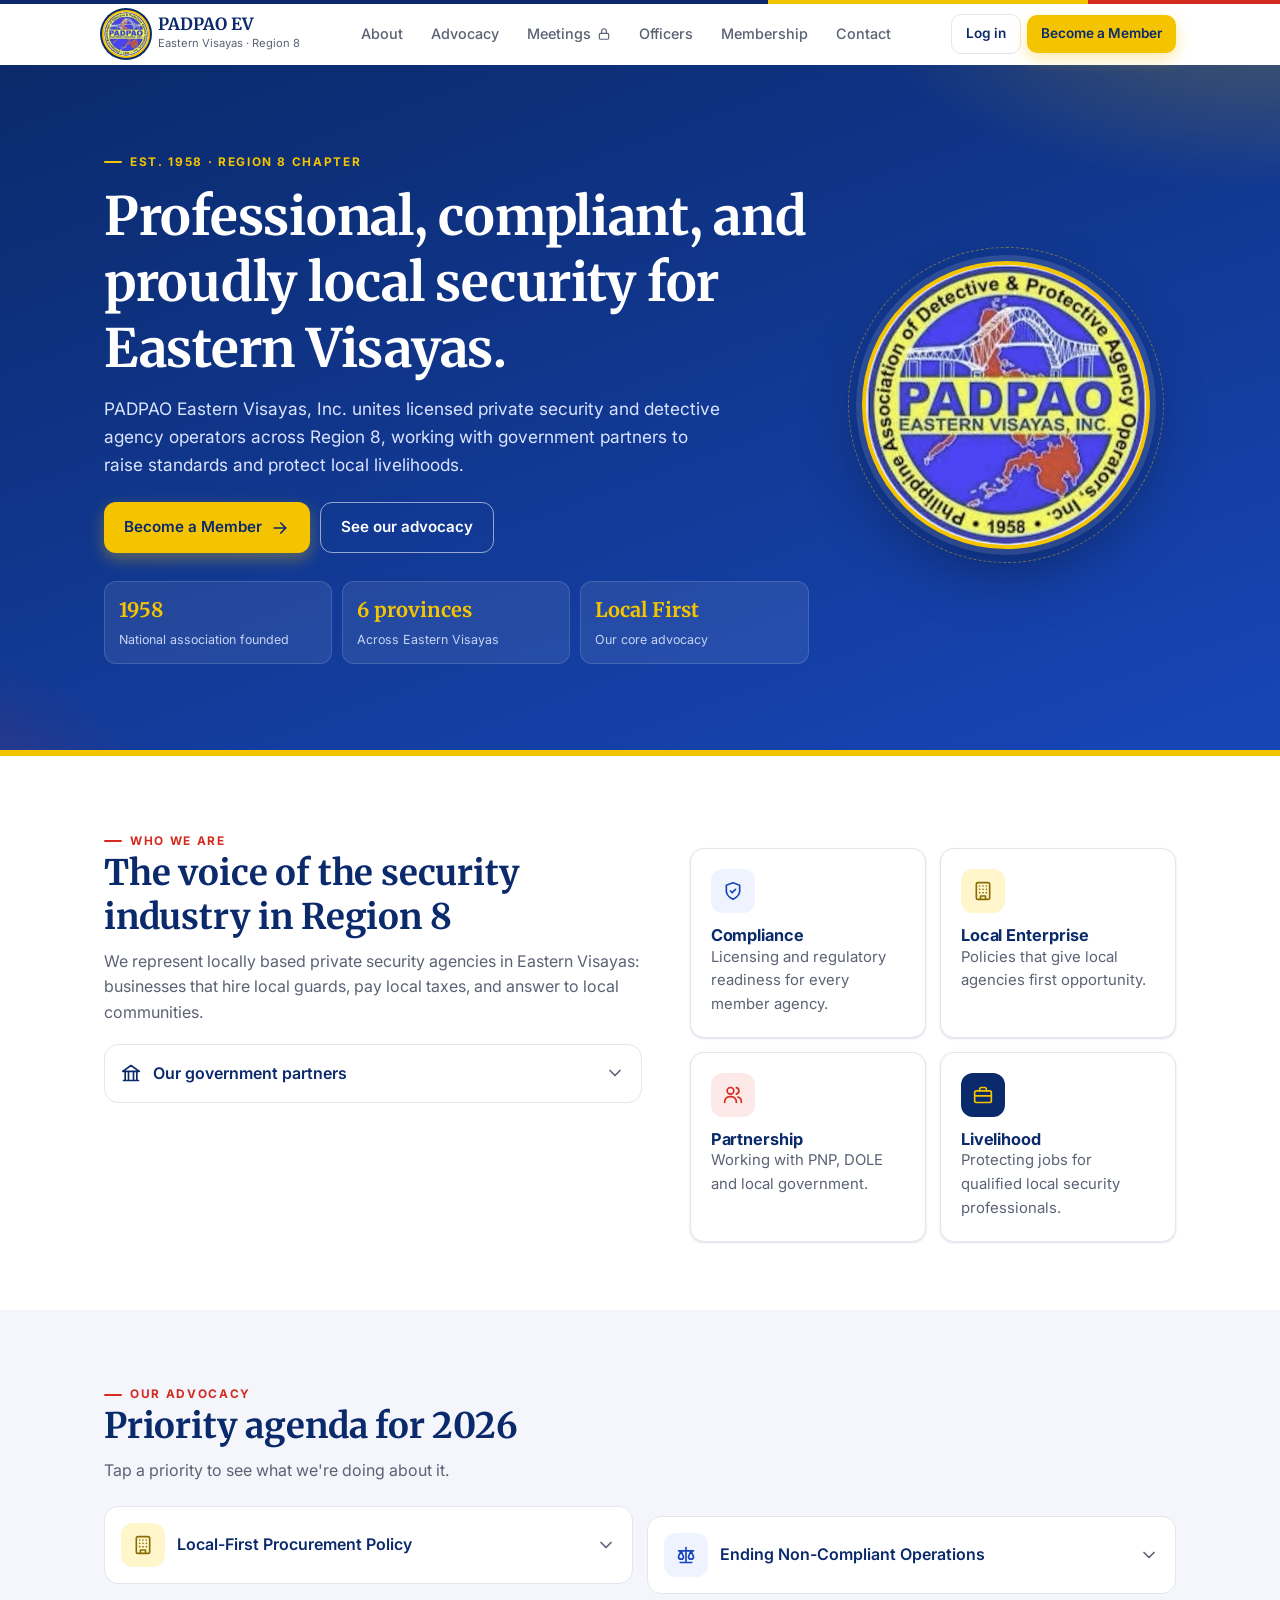
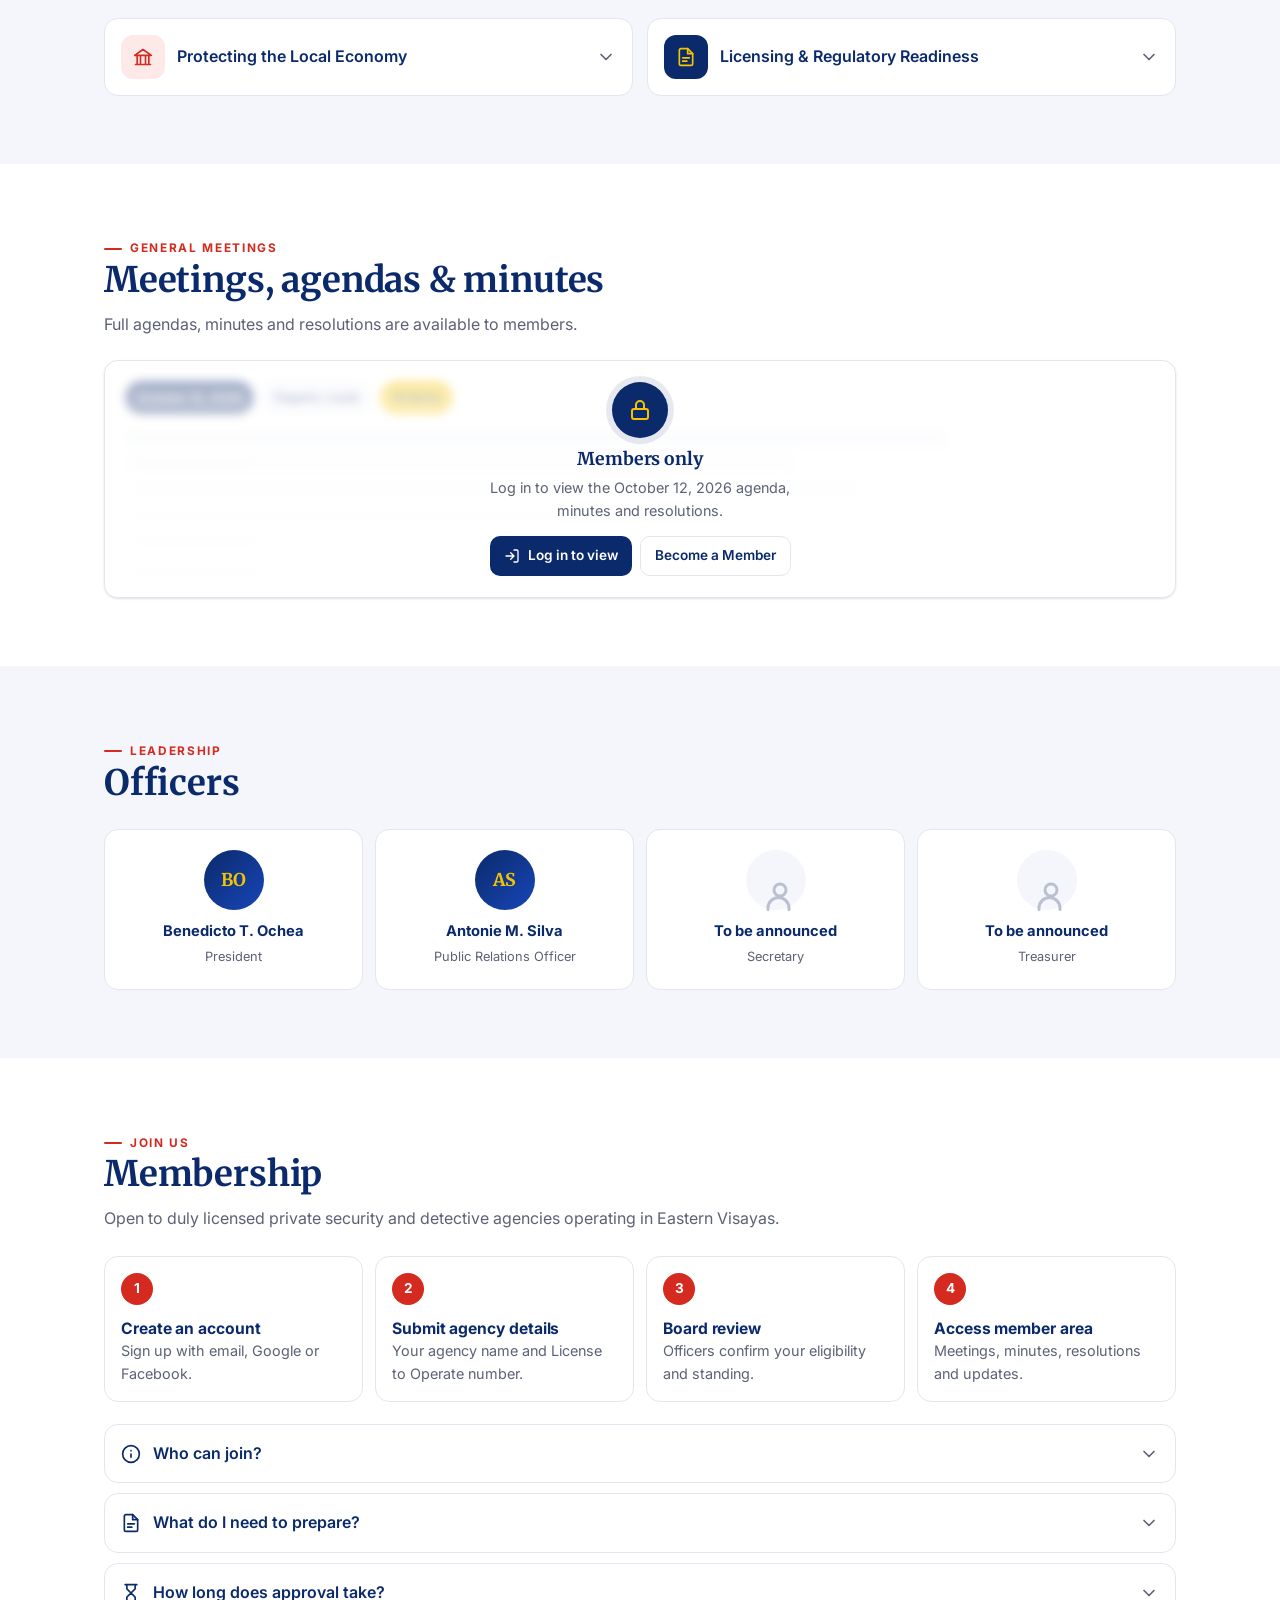
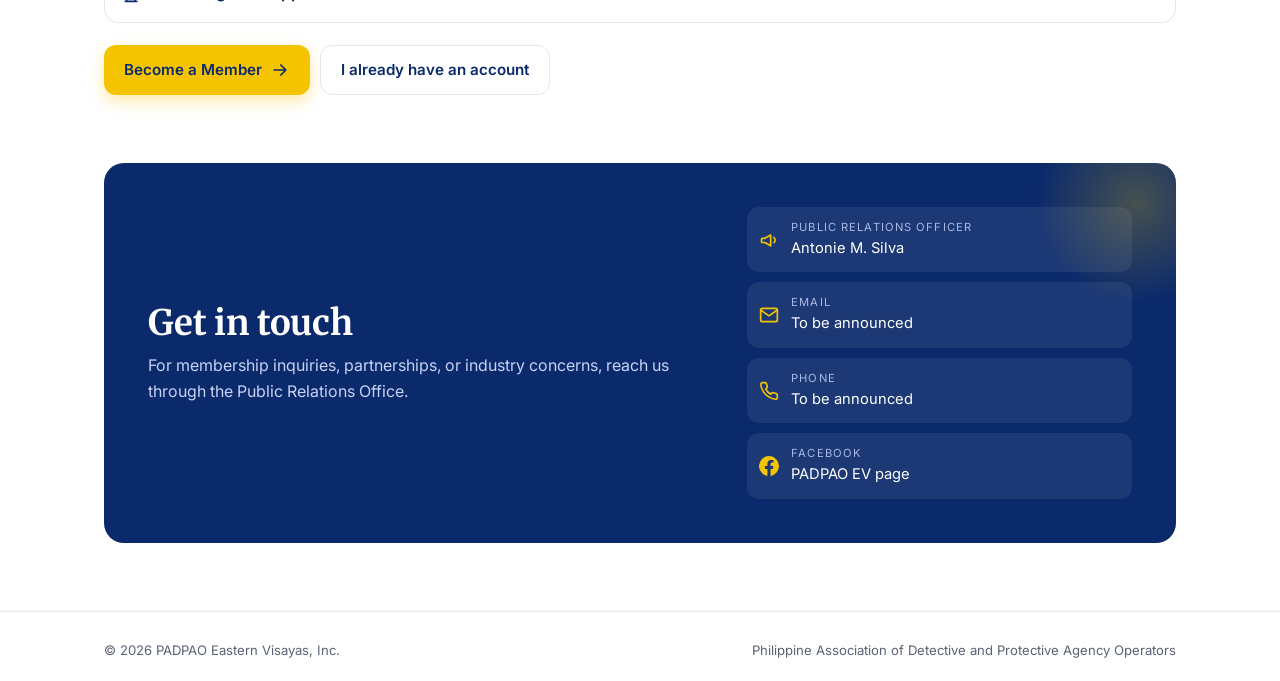
<file: index.html>
<!doctype html>
<html lang="en" class="no-js">
<head>
<meta charset="utf-8">
<meta name="viewport" content="width=device-width, initial-scale=1, viewport-fit=cover">
<title>PADPAO Eastern Visayas</title>
<meta name="description" content="Philippine Association of Detective and Protective Agency Operators – Eastern Visayas, Inc. (Region 8). Professional, compliant, proudly local security.">
<meta name="theme-color" content="#0b2a6b">
<link rel="manifest" href="manifest.webmanifest">
<link rel="icon" type="image/png" sizes="48x48" href="assets/icons/favicon-48.png">
<link rel="icon" type="image/png" sizes="32x32" href="assets/icons/favicon-32.png">
<link rel="apple-touch-icon" href="assets/icons/apple-touch-icon.png">
<meta name="apple-mobile-web-app-capable" content="yes">
<meta name="apple-mobile-web-app-title" content="PADPAO EV">
<meta property="og:title" content="PADPAO Eastern Visayas">
<meta property="og:description" content="Professional, compliant, and proudly local security for Region 8.">
<meta property="og:image" content="assets/icons/icon-512.png">
<link rel="preconnect" href="https://fonts.googleapis.com">
<link rel="preconnect" href="https://fonts.gstatic.com" crossorigin>
<link href="https://fonts.googleapis.com/css2?family=Merriweather:wght@700;900&family=Inter:wght@400;500;600;700&display=swap" rel="stylesheet">
<link rel="stylesheet" href="assets/css/app.css">
</head>
<body data-page="home">
<a class="skip" href="#main">Skip to content</a>
<div class="strip"></div>

<header class="site-header">
  <div class="nav">
    <a href="index.html" class="brand" aria-label="PADPAO Eastern Visayas home">
      <span class="seal"><img src="assets/icons/logo-circle-256.png" alt="" width="44" height="44"></span>
      <span><b>PADPAO EV</b><small>Eastern Visayas · Region 8</small></span>
    </a>
    <nav class="nav-links" aria-label="Main">
      <a href="#about">About</a>
      <a href="#advocacy">Advocacy</a>
      <a href="#meetings">Meetings <svg class="i i-lock" aria-hidden="true"><use href="#i-lock"/></svg></a>
      <a href="#officers">Officers</a>
      <a href="#membership">Membership</a>
      <a href="#contact">Contact</a>
    </nav>
    <div class="nav-actions">
      <a class="btn btn-outline btn-sm nav-cta guest-only" href="auth.html?view=login">Log in</a>
      <a class="btn btn-gold btn-sm nav-cta guest-only" href="auth.html?view=signup">Become a Member</a>
      <a class="user-chip" href="members.html" data-tip="Open your member dashboard"><span class="av" data-user-initials></span><span data-user-name></span></a>
      <button class="icon-btn menu-btn" data-drawer-open aria-label="Open menu" aria-expanded="false" aria-controls="drawer"><svg class="i i-lg" aria-hidden="true"><use href="#i-menu"/></svg></button>
    </div>
  </div>
</header>

<div class="scrim" aria-hidden="true"></div>
<aside class="drawer" id="drawer" aria-label="Menu" aria-hidden="true">
  <div class="drawer-head">
    <a href="index.html" class="brand"><span class="seal"><img src="assets/icons/logo-circle-256.png" alt="" width="36" height="36"></span><span><b>PADPAO EV</b><small>Region 8</small></span></a>
    <button class="icon-btn" data-drawer-close aria-label="Close menu"><svg class="i" aria-hidden="true"><use href="#i-x"/></svg></button>
  </div>
  <nav aria-label="Menu">
    <a href="#top"><svg class="i"><use href="#i-home"/></svg>Home</a>
    <a href="#about"><svg class="i"><use href="#i-shield"/></svg>About us</a>
    <a href="#advocacy"><svg class="i"><use href="#i-flag"/></svg>Advocacy</a>
    <a href="members.html#meetings"><svg class="i"><use href="#i-calendar"/></svg>Meetings &amp; minutes<span class="lock-tag"><svg class="i i-sm"><use href="#i-lock"/></svg>Members</span></a>
    <a href="#officers"><svg class="i"><use href="#i-users"/></svg>Officers</a>
    <a href="#membership"><svg class="i"><use href="#i-briefcase"/></svg>Membership</a>
    <a href="#contact"><svg class="i"><use href="#i-mail"/></svg>Contact</a>
  </nav>
  <div class="drawer-foot">
    <a class="btn btn-gold btn-block guest-only" href="auth.html?view=signup">Become a Member</a>
    <a class="btn btn-outline btn-block guest-only" href="auth.html?view=login"><svg class="i"><use href="#i-login"/></svg>Log in</a>
    <a class="btn btn-navy btn-block authed-only" href="members.html"><svg class="i"><use href="#i-user"/></svg>Member dashboard</a>
    <button class="btn btn-outline btn-block authed-only" data-logout><svg class="i"><use href="#i-logout"/></svg>Log out</button>
    <button class="btn btn-outline btn-block" data-install><svg class="i"><use href="#i-phoneapp"/></svg>Install app</button>
  </div>
</aside>

<main id="main">
<section class="hero" id="top">
  <div class="wrap hero-grid">
    <div>
      <span class="eyebrow reveal">Est. 1958 · Region 8 Chapter</span>
      <h1 class="reveal" data-delay="1">Professional, compliant, and proudly local security for Eastern Visayas.</h1>
      <p class="reveal" data-delay="2">PADPAO Eastern Visayas, Inc. unites licensed private security and detective agency operators across Region 8, working with government partners to raise standards and protect local livelihoods.</p>
      <div class="cta reveal" data-delay="3">
        <a class="btn btn-gold guest-only" href="auth.html?view=signup">Become a Member <svg class="i"><use href="#i-arrow"/></svg></a>
        <a class="btn btn-gold authed-only" href="members.html">Go to member dashboard <svg class="i"><use href="#i-arrow"/></svg></a>
        <a class="btn btn-ghost" href="#advocacy">See our advocacy</a>
      </div>
      <div class="stats reveal" data-delay="3">
        <div class="stat"><b>1958</b><span>National association founded</span></div>
        <div class="stat" data-tip="Leyte, Southern Leyte, Biliran, Samar, Eastern Samar and Northern Samar" tabindex="0"><b>6 provinces</b><span>Across Eastern Visayas</span></div>
        <div class="stat"><b>Local First</b><span>Our core advocacy</span></div>
      </div>
    </div>
    <div class="hero-seal reveal" data-delay="2" aria-hidden="true">
      <div class="seal"><img src="assets/icons/logo-circle-512.png" alt="" width="280" height="280"></div>
    </div>
  </div>
</section>

<section id="about">
  <div class="wrap split">
    <div class="reveal">
      <span class="eyebrow">Who we are</span>
      <h2>The voice of the security industry in Region 8</h2>
      <p class="lead">We represent locally based private security agencies in Eastern Visayas: businesses that hire local guards, pay local taxes, and answer to local communities.</p>
      <details class="collapse" style="margin-top:18px">
        <summary><svg class="i"><use href="#i-landmark"/></svg>Our government partners<svg class="i chev"><use href="#i-chev"/></svg></summary>
        <div class="collapse-body">
          <ul>
            <li><b>PNP SOSIA</b> <span class="info-dot" data-tip="Supervisory Office for Security and Investigation Agencies — the national PNP office that licenses and supervises private security." tabindex="0" role="button" aria-label="About SOSIA"><svg class="i i-sm"><use href="#i-info"/></svg></span> — licensing and supervision</li>
            <li><b>PNP RCSU 8</b> <span class="info-dot" data-tip="Regional Civil Security Unit 8 — the PNP's regional arm for security agency regulation in Eastern Visayas." tabindex="0" role="button" aria-label="About RCSU 8"><svg class="i i-sm"><use href="#i-info"/></svg></span> — regional regulation</li>
            <li><b>DOLE Region 8</b> — labor standards for security personnel</li>
            <li><b>Local government</b> — Board Members and District Representatives</li>
          </ul>
        </div>
      </details>
    </div>
    <div class="grid two">
      <div class="card hover reveal" data-delay="1"><div class="card-icon"><svg class="i"><use href="#i-shield"/></svg></div><h3>Compliance</h3><p>Licensing and regulatory readiness for every member agency.</p></div>
      <div class="card hover reveal" data-delay="2"><div class="card-icon gold"><svg class="i"><use href="#i-building"/></svg></div><h3>Local Enterprise</h3><p>Policies that give local agencies first opportunity.</p></div>
      <div class="card hover reveal" data-delay="1"><div class="card-icon red"><svg class="i"><use href="#i-users"/></svg></div><h3>Partnership</h3><p>Working with PNP, DOLE and local government.</p></div>
      <div class="card hover reveal" data-delay="2"><div class="card-icon navy"><svg class="i"><use href="#i-briefcase"/></svg></div><h3>Livelihood</h3><p>Protecting jobs for qualified local security professionals.</p></div>
    </div>
  </div>
</section>

<section class="soft" id="advocacy">
  <div class="wrap">
    <div class="reveal">
      <span class="eyebrow">Our advocacy</span>
      <h2>Priority agenda for 2026</h2>
      <p class="lead">Tap a priority to see what we're doing about it.</p>
    </div>
    <div class="grid two" style="margin-top:22px;align-items:start">
      <details class="collapse reveal" data-group="adv">
        <summary><span class="card-icon gold" style="margin:0"><svg class="i"><use href="#i-building"/></svg></span>Local-First Procurement Policy<svg class="i chev"><use href="#i-chev"/></svg></summary>
        <div class="collapse-body"><p>Through consultative meetings with Board Members and District Representatives, we are pushing for a policy that prioritizes local businesses, especially security agencies based in the region.</p></div>
      </details>
      <details class="collapse reveal" data-group="adv" data-delay="1">
        <summary><span class="card-icon" style="margin:0"><svg class="i"><use href="#i-scale"/></svg></span>Ending Non-Compliant Operations<svg class="i chev"><use href="#i-chev"/></svg></summary>
        <div class="collapse-body"><p>A joint effort with PNP RCSU 8 and DOLE Region 8 to address non-compliant players in the security industry, starting with formal letters of coordination to both offices.</p></div>
      </details>
      <details class="collapse reveal" data-group="adv">
        <summary><span class="card-icon red" style="margin:0"><svg class="i"><use href="#i-landmark"/></svg></span>Protecting the Local Economy<svg class="i chev"><use href="#i-chev"/></svg></summary>
        <div class="collapse-body"><ul><li>Ensuring taxes are remitted to local revenue districts</li><li>Preserving livelihood for locally qualified security personnel</li></ul></div>
      </details>
      <details class="collapse reveal" data-group="adv" data-delay="1">
        <summary><span class="card-icon navy" style="margin:0"><svg class="i"><use href="#i-file"/></svg></span>Licensing &amp; Regulatory Readiness<svg class="i chev"><use href="#i-chev"/></svg></summary>
        <div class="collapse-body"><p>Helping members stay current with licensing requirements under the Private Security Services Industry Act <span class="info-dot" data-tip="Republic Act No. 11917 (2022), which repealed RA 5487 and now governs private security agencies." tabindex="0" role="button" aria-label="About RA 11917"><svg class="i i-sm"><use href="#i-info"/></svg></span> and PNP SOSIA rules.</p></div>
      </details>
    </div>
  </div>
</section>

<section id="meetings">
  <div class="wrap">
    <div class="reveal">
      <span class="eyebrow">General meetings</span>
      <h2>Meetings, agendas &amp; minutes</h2>
      <p class="lead">Full agendas, minutes and resolutions are available to members.</p>
    </div>
    <div class="card locked reveal" style="margin-top:22px;padding:0">
      <div class="blurred" aria-hidden="true" style="padding:20px">
        <div class="chips"><span class="chip">October 12, 2026</span><span class="chip light">Dagami, Leyte</span><span class="chip y">14 items</span></div>
        <div style="display:grid;gap:10px;margin-top:16px">
          <div class="skel" style="height:16px;width:80%"></div><div class="skel" style="height:16px;width:65%"></div>
          <div class="skel" style="height:16px;width:72%"></div><div class="skel" style="height:16px;width:55%"></div>
          <div class="skel" style="height:16px;width:68%"></div><div class="skel" style="height:16px;width:40%"></div>
        </div>
      </div>
      <div class="lock-overlay">
        <div>
          <div class="lock-badge"><svg class="i i-lg"><use href="#i-lock"/></svg></div>
          <h3 class="guest-only">Members only</h3>
          <h3 class="authed-only">You're logged in</h3>
          <p class="guest-only">Log in to view the October 12, 2026 agenda, minutes and resolutions.</p>
          <p class="authed-only">Open your dashboard to view meeting records.</p>
          <div class="chips" style="justify-content:center">
            <a class="btn btn-navy btn-sm guest-only" href="auth.html?view=login&amp;next=members.html%23meetings"><svg class="i i-sm"><use href="#i-login"/></svg>Log in to view</a>
            <a class="btn btn-outline btn-sm guest-only" href="auth.html?view=signup">Become a Member</a>
            <a class="btn btn-navy btn-sm authed-only" href="members.html#meetings">View meetings <svg class="i i-sm"><use href="#i-arrow"/></svg></a>
          </div>
        </div>
      </div>
    </div>
  </div>
</section>

<section class="soft" id="officers">
  <div class="wrap">
    <div class="reveal"><span class="eyebrow">Leadership</span><h2>Officers</h2></div>
    <div class="people">
      <div class="person reveal"><div class="avatar">BO</div><b>Benedicto T. Ochea</b><span>President</span></div>
      <div class="person reveal" data-delay="1"><div class="avatar">AS</div><b>Antonie M. Silva</b><span>Public Relations Officer</span></div>
      <div class="person reveal" data-delay="2"><div class="avatar empty"><svg class="i"><use href="#i-user"/></svg></div><b>To be announced</b><span>Secretary</span></div>
      <div class="person reveal" data-delay="3"><div class="avatar empty"><svg class="i"><use href="#i-user"/></svg></div><b>To be announced</b><span>Treasurer</span></div>
    </div>
  </div>
</section>

<section id="membership">
  <div class="wrap">
    <div class="reveal">
      <span class="eyebrow">Join us</span>
      <h2>Membership</h2>
      <p class="lead">Open to duly licensed private security and detective agencies operating in Eastern Visayas.</p>
    </div>
    <div class="steps">
      <div class="step reveal"><div><h3>Create an account</h3><p>Sign up with email, Google or Facebook.</p></div></div>
      <div class="step reveal" data-delay="1"><div><h3>Submit agency details</h3><p>Your agency name and License to Operate number.</p></div></div>
      <div class="step reveal" data-delay="2"><div><h3>Board review</h3><p>Officers confirm your eligibility and standing.</p></div></div>
      <div class="step reveal" data-delay="3"><div><h3>Access member area</h3><p>Meetings, minutes, resolutions and updates.</p></div></div>
    </div>
    <div style="margin-top:22px" class="reveal">
      <details class="collapse" data-group="faq">
        <summary><svg class="i"><use href="#i-info"/></svg>Who can join?<svg class="i chev"><use href="#i-chev"/></svg></summary>
        <div class="collapse-body"><p>Owners and authorized officers of private security or detective agencies with a valid License to Operate and operations in Region 8.</p></div>
      </details>
      <details class="collapse" data-group="faq">
        <summary><svg class="i"><use href="#i-file"/></svg>What do I need to prepare?<svg class="i chev"><use href="#i-chev"/></svg></summary>
        <div class="collapse-body"><ul><li>Agency's current License to Operate (LTO)</li><li>Business registration documents</li><li>Contact person and position in the agency</li></ul></div>
      </details>
      <details class="collapse" data-group="faq">
        <summary><svg class="i"><use href="#i-hourglass"/></svg>How long does approval take?<svg class="i chev"><use href="#i-chev"/></svg></summary>
        <div class="collapse-body"><p>Applications are reviewed by the officers, usually at or before the next general meeting. You can log in anytime to check your status.</p></div>
      </details>
    </div>
    <div class="cta guest-only reveal" style="margin-top:22px;display:flex;flex-wrap:wrap;gap:10px">
      <a class="btn btn-gold" href="auth.html?view=signup">Become a Member <svg class="i"><use href="#i-arrow"/></svg></a>
      <a class="btn btn-outline" href="auth.html?view=login">I already have an account</a>
    </div>
    <div class="install" role="region" aria-label="Install app">
      <span class="seal"><img src="assets/icons/logo-circle-256.png" alt="" width="40" height="40"></span>
      <p><b>Install PADPAO EV</b>Add the app to your home screen for quick access.</p>
      <button class="btn btn-navy btn-sm" data-install>Install</button>
      <button class="icon-btn" data-install-dismiss aria-label="Dismiss"><svg class="i i-sm"><use href="#i-x"/></svg></button>
    </div>
  </div>
</section>

<section id="contact" style="padding-top:0">
  <div class="wrap">
    <div class="contact reveal">
      <div>
        <h2>Get in touch</h2>
        <p style="margin-top:8px">For membership inquiries, partnerships, or industry concerns, reach us through the Public Relations Office.</p>
      </div>
      <div class="contact-list">
        <div><svg class="i"><use href="#i-megaphone"/></svg><span><small>Public Relations Officer</small>Antonie M. Silva</span></div>
        <a data-org="email" href="#contact"><svg class="i"><use href="#i-mail"/></svg><span><small>Email</small><span data-org-value>To be announced</span></span></a>
        <a data-org="phone" href="#contact"><svg class="i"><use href="#i-phone"/></svg><span><small>Phone</small><span data-org-value>To be announced</span></span></a>
        <a data-org="facebook" href="#contact" target="_blank" rel="noopener"><svg class="i"><use href="#i-facebook"/></svg><span><small>Facebook</small>PADPAO EV page</span></a>
      </div>
    </div>
  </div>
</section>
</main>

<footer class="site-footer">
  <div class="wrap">
    <span>© <span data-year>2026</span> PADPAO Eastern Visayas, Inc.</span>
    <span>Philippine Association of Detective and Protective Agency Operators</span>
  </div>
</footer>

<nav class="bottom-nav" aria-label="Quick navigation">
  <a href="#top" data-section="top" class="active"><svg class="i"><use href="#i-home"/></svg>Home</a>
  <a href="#advocacy" data-section="advocacy"><svg class="i"><use href="#i-flag"/></svg>Advocacy</a>
  <a href="members.html#meetings"><svg class="i"><use href="#i-calendar"/></svg><span class="badge-lock"><svg class="i"><use href="#i-lock"/></svg></span>Meetings</a>
  <a href="members.html" class="authed-only"><svg class="i"><use href="#i-user"/></svg>Account</a>
  <a href="auth.html?view=login" class="guest-only"><svg class="i"><use href="#i-login"/></svg>Log in</a>
</nav>

<script src="assets/js/config.js"></script>
<script src="assets/js/auth.js"></script>
<script src="assets/js/ui.js"></script>
</body>
</html>
</file>
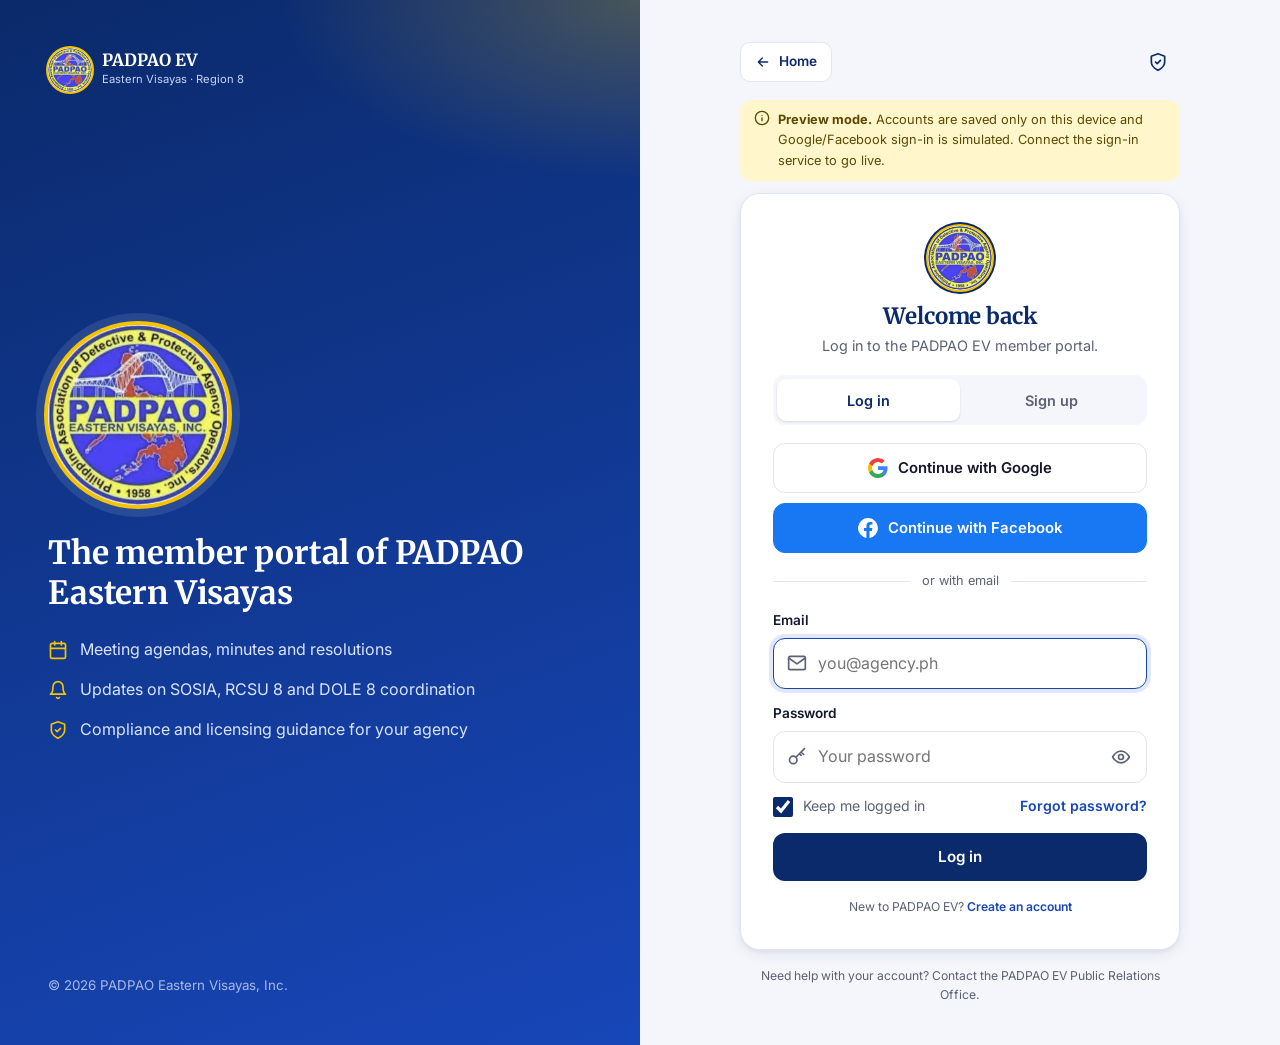
<file: auth.html>
<!doctype html>
<html lang="en" class="no-js">
<head>
<meta charset="utf-8">
<meta name="viewport" content="width=device-width, initial-scale=1, viewport-fit=cover">
<title>Log in or join · PADPAO Eastern Visayas</title>
<meta name="description" content="Member sign-in and registration for PADPAO Eastern Visayas.">
<meta name="theme-color" content="#0b2a6b">
<meta name="robots" content="noindex">
<link rel="manifest" href="manifest.webmanifest">
<link rel="icon" type="image/png" sizes="48x48" href="assets/icons/favicon-48.png">
<link rel="apple-touch-icon" href="assets/icons/apple-touch-icon.png">
<link rel="preconnect" href="https://fonts.googleapis.com">
<link rel="preconnect" href="https://fonts.gstatic.com" crossorigin>
<link href="https://fonts.googleapis.com/css2?family=Merriweather:wght@700;900&family=Inter:wght@400;500;600;700&display=swap" rel="stylesheet">
<link rel="stylesheet" href="assets/css/app.css">
</head>
<body class="auth-page" data-page="auth">

<aside class="auth-side" aria-hidden="true">
  <a href="index.html" class="brand" style="color:#fff"><span class="seal" style="width:44px;box-shadow:0 0 0 2px var(--gold)"><img src="assets/icons/logo-circle-256.png" alt=""></span><span><b style="color:#fff">PADPAO EV</b><small style="color:#c7d3f5">Eastern Visayas · Region 8</small></span></a>
  <div>
    <span class="seal"><img src="assets/icons/logo-circle-512.png" alt=""></span>
    <h2>The member portal of PADPAO Eastern Visayas</h2>
    <ul>
      <li><svg class="i"><use href="#i-calendar"/></svg><span>Meeting agendas, minutes and resolutions</span></li>
      <li><svg class="i"><use href="#i-bell"/></svg><span>Updates on SOSIA, RCSU 8 and DOLE 8 coordination</span></li>
      <li><svg class="i"><use href="#i-shield"/></svg><span>Compliance and licensing guidance for your agency</span></li>
    </ul>
  </div>
  <small style="color:#a9b8e6">© <span data-year>2026</span> PADPAO Eastern Visayas, Inc.</small>
</aside>

<main class="auth-main" id="main">
  <div class="auth-top">
    <a href="index.html" class="btn btn-outline btn-sm"><svg class="i i-sm"><use href="#i-back"/></svg>Home</a>
    <button class="icon-btn" data-tip="Your password is never stored in plain text. Sign-in is handled over an encrypted connection." aria-label="About account security"><svg class="i"><use href="#i-shield"/></svg></button>
  </div>
  <div class="demo-banner" role="note"><svg class="i i-sm"><use href="#i-info"/></svg><span><b>Preview mode.</b> Accounts are saved only on this device and Google/Facebook sign-in is simulated. Connect the sign-in service to go live.</span></div>

  <div class="auth-card">
    <span class="seal"><img src="assets/icons/logo-circle-256.png" alt="PADPAO Eastern Visayas seal"></span>

    <!-- LOGIN / SIGNUP tabs -->
    <div id="tabbed">
      <h1 id="auth-title">Welcome back</h1>
      <p class="sub" id="auth-sub">Log in to the PADPAO EV member portal.</p>
      <div class="tabs" role="tablist" data-active="login">
        <span class="pill" aria-hidden="true"></span>
        <button role="tab" id="tab-login" aria-controls="view-login" aria-selected="true" data-view="login">Log in</button>
        <button role="tab" id="tab-signup" aria-controls="view-signup" aria-selected="false" data-view="signup" tabindex="-1">Sign up</button>
      </div>
      <div class="alert" id="alert" role="alert"></div>

      <!-- LOGIN -->
      <div class="view active" id="view-login" role="tabpanel" aria-labelledby="tab-login">
        <div class="socials">
          <button class="btn-social" data-provider="google" type="button">
            <svg width="20" height="20" viewBox="0 0 24 24" aria-hidden="true"><path fill="#4285F4" d="M23.5 12.3c0-.8-.1-1.6-.2-2.3H12v4.4h6.5a5.6 5.6 0 0 1-2.4 3.6v3h3.9c2.3-2.1 3.5-5.2 3.5-8.7z"/><path fill="#34A853" d="M12 24c3.2 0 6-1.1 8-2.9l-3.9-3c-1.1.7-2.5 1.2-4.1 1.2-3.1 0-5.8-2.1-6.7-5H1.3v3.1A12 12 0 0 0 12 24z"/><path fill="#FBBC05" d="M5.3 14.3a7.2 7.2 0 0 1 0-4.6V6.6H1.3a12 12 0 0 0 0 10.8z"/><path fill="#EA4335" d="M12 4.8c1.8 0 3.3.6 4.6 1.8l3.4-3.4A12 12 0 0 0 1.3 6.6l4 3.1c.9-2.8 3.6-4.9 6.7-4.9z"/></svg>
            Continue with Google</button>
          <button class="btn-social fb" data-provider="facebook" type="button"><svg class="i"><use href="#i-facebook"/></svg>Continue with Facebook</button>
        </div>
        <div class="divider">or with email</div>
        <form id="login-form" novalidate>
          <div class="field">
            <label for="li-email">Email</label>
            <div class="input-wrap"><svg class="i"><use href="#i-mail"/></svg><input class="input" id="li-email" name="email" type="email" autocomplete="email" inputmode="email" required placeholder="you@agency.ph"></div>
            <span class="error-msg"><svg class="i i-sm"><use href="#i-alert"/></svg>Enter a valid email address.</span>
          </div>
          <div class="field">
            <label for="li-pw">Password</label>
            <div class="input-wrap"><svg class="i"><use href="#i-key"/></svg><input class="input has-toggle" id="li-pw" name="password" type="password" autocomplete="current-password" required placeholder="Your password">
              <button type="button" class="toggle-pw" aria-label="Show password" aria-pressed="false"><svg class="i"><use href="#i-eye"/></svg></button></div>
            <span class="error-msg"><svg class="i i-sm"><use href="#i-alert"/></svg>Enter your password.</span>
          </div>
          <div class="between">
            <label class="check"><input type="checkbox" name="remember" checked>Keep me logged in</label>
            <a href="#forgot" class="link" data-goto="forgot">Forgot password?</a>
          </div>
          <button class="btn btn-navy btn-block" type="submit"><span class="spinner"></span><span>Log in</span></button>
        </form>
        <p class="fineprint">New to PADPAO EV? <a href="?view=signup" class="link" data-view-link="signup">Create an account</a></p>
      </div>

      <!-- SIGNUP (3 steps: account → agency → confirm) -->
      <div class="view" id="view-signup" role="tabpanel" aria-labelledby="tab-signup">
        <div class="socials">
          <button class="btn-social" data-provider="google" type="button">
            <svg width="20" height="20" viewBox="0 0 24 24" aria-hidden="true"><path fill="#4285F4" d="M23.5 12.3c0-.8-.1-1.6-.2-2.3H12v4.4h6.5a5.6 5.6 0 0 1-2.4 3.6v3h3.9c2.3-2.1 3.5-5.2 3.5-8.7z"/><path fill="#34A853" d="M12 24c3.2 0 6-1.1 8-2.9l-3.9-3c-1.1.7-2.5 1.2-4.1 1.2-3.1 0-5.8-2.1-6.7-5H1.3v3.1A12 12 0 0 0 12 24z"/><path fill="#FBBC05" d="M5.3 14.3a7.2 7.2 0 0 1 0-4.6V6.6H1.3a12 12 0 0 0 0 10.8z"/><path fill="#EA4335" d="M12 4.8c1.8 0 3.3.6 4.6 1.8l3.4-3.4A12 12 0 0 0 1.3 6.6l4 3.1c.9-2.8 3.6-4.9 6.7-4.9z"/></svg>
            Sign up with Google</button>
          <button class="btn-social fb" data-provider="facebook" type="button"><svg class="i"><use href="#i-facebook"/></svg>Sign up with Facebook</button>
        </div>
        <div class="divider">or with email</div>
        <div class="stepper" aria-hidden="true"><span class="on"></span><span></span><span></span></div>
        <p class="step-label" id="step-label">Step 1 of 3 · Your account</p>
        <form id="signup-form" novalidate>
          <div class="form-step active" data-step="1">
            <div class="field">
              <label for="su-name">Full name</label>
              <div class="input-wrap"><svg class="i"><use href="#i-user"/></svg><input class="input" id="su-name" name="full_name" autocomplete="name" required placeholder="Juan Dela Cruz"></div>
              <span class="error-msg"><svg class="i i-sm"><use href="#i-alert"/></svg>Enter your full name.</span>
            </div>
            <div class="field">
              <label for="su-email">Email</label>
              <div class="input-wrap"><svg class="i"><use href="#i-mail"/></svg><input class="input" id="su-email" name="email" type="email" autocomplete="email" inputmode="email" required placeholder="you@agency.ph"></div>
              <span class="error-msg"><svg class="i i-sm"><use href="#i-alert"/></svg>Enter a valid email address.</span>
            </div>
            <div class="field">
              <label for="su-pw">Password</label>
              <div class="input-wrap"><svg class="i"><use href="#i-key"/></svg><input class="input has-toggle" id="su-pw" name="password" type="password" autocomplete="new-password" required placeholder="Create a strong password" aria-describedby="pw-rules">
                <button type="button" class="toggle-pw" aria-label="Show password" aria-pressed="false"><svg class="i"><use href="#i-eye"/></svg></button></div>
              <div class="meter" aria-hidden="true"><i></i></div>
              <ul class="rules" id="pw-rules">
                <li data-rule="len">8+ characters</li><li data-rule="case">Upper &amp; lower case</li>
                <li data-rule="num">A number</li><li data-rule="sym">A symbol</li>
              </ul>
              <span class="error-msg"><svg class="i i-sm"><use href="#i-alert"/></svg>Use at least 8 characters with a mix of letters and numbers.</span>
            </div>
            <div class="field">
              <label for="su-pw2">Confirm password</label>
              <div class="input-wrap"><svg class="i"><use href="#i-key"/></svg><input class="input" id="su-pw2" name="password2" type="password" autocomplete="new-password" required placeholder="Type it again"></div>
              <span class="error-msg"><svg class="i i-sm"><use href="#i-alert"/></svg>Passwords don't match.</span>
            </div>
            <div class="form-actions"><button type="button" class="btn btn-navy" data-next>Continue <svg class="i"><use href="#i-arrow"/></svg></button></div>
          </div>

          <div class="form-step" data-step="2">
            <div class="field">
              <label for="su-agency">Agency name</label>
              <div class="input-wrap"><svg class="i"><use href="#i-building"/></svg><input class="input" id="su-agency" name="agency_name" autocomplete="organization" required placeholder="e.g. Leyte Guardians Security Agency"></div>
              <span class="error-msg"><svg class="i i-sm"><use href="#i-alert"/></svg>Enter your agency's registered name.</span>
            </div>
            <div class="row-2">
              <div class="field">
                <label for="su-pos">Your position</label>
                <div class="input-wrap"><svg class="i"><use href="#i-briefcase"/></svg>
                  <select class="input" id="su-pos" name="position" required>
                    <option value="">Select…</option><option>Owner / Operator</option><option>President / General Manager</option><option>Operations Manager</option><option>Authorized Representative</option>
                  </select></div>
                <span class="error-msg"><svg class="i i-sm"><use href="#i-alert"/></svg>Choose your position.</span>
              </div>
              <div class="field">
                <label for="su-prov">Province</label>
                <div class="input-wrap"><svg class="i"><use href="#i-pin"/></svg>
                  <select class="input" id="su-prov" name="province" required>
                    <option value="">Select…</option><option>Leyte</option><option>Southern Leyte</option><option>Biliran</option><option>Samar</option><option>Eastern Samar</option><option>Northern Samar</option>
                  </select></div>
                <span class="error-msg"><svg class="i i-sm"><use href="#i-alert"/></svg>Choose a province.</span>
              </div>
            </div>
            <div class="field">
              <label for="su-lto">License to Operate no. <span class="opt">(optional)</span>
                <span class="info-dot" tabindex="0" role="button" aria-label="What is the LTO?" data-tip="The License to Operate number issued by PNP SOSIA to your agency. Officers use it to verify your membership. You can add it later."><svg class="i i-sm"><use href="#i-info"/></svg></span></label>
              <div class="input-wrap"><svg class="i"><use href="#i-file"/></svg><input class="input" id="su-lto" name="lto_number" placeholder="As shown on your LTO"></div>
            </div>
            <div class="field">
              <label for="su-phone">Mobile number <span class="opt">(optional)</span></label>
              <div class="input-wrap"><svg class="i"><use href="#i-phone"/></svg><input class="input" id="su-phone" name="phone" type="tel" autocomplete="tel" inputmode="tel" placeholder="09xx xxx xxxx" pattern="^(\+?63|0)9\d{2}[\s-]?\d{3}[\s-]?\d{4}$"></div>
              <span class="error-msg"><svg class="i i-sm"><use href="#i-alert"/></svg>Use a PH mobile number, e.g. 0917 123 4567.</span>
            </div>
            <div class="form-actions"><button type="button" class="btn btn-outline" data-prev><svg class="i"><use href="#i-back"/></svg>Back</button><button type="button" class="btn btn-navy" data-next>Continue</button></div>
          </div>

          <div class="form-step" data-step="3">
            <div class="card" style="background:var(--soft);box-shadow:none;margin-bottom:14px" id="su-review"></div>
            <div class="field">
              <label class="check"><input type="checkbox" name="agree" required> <span>I confirm the details are true and I agree to PADPAO EV processing my information for membership, in line with the Data Privacy Act of 2012.</span></label>
              <span class="error-msg"><svg class="i i-sm"><use href="#i-alert"/></svg>Please confirm to continue.</span>
            </div>
            <div class="form-actions"><button type="button" class="btn btn-outline" data-prev><svg class="i"><use href="#i-back"/></svg>Back</button>
              <button type="submit" class="btn btn-gold"><span class="spinner"></span><span>Create account</span></button></div>
          </div>
        </form>
        <p class="fineprint">Already a member? <a href="?view=login" class="link" data-view-link="login">Log in</a></p>
      </div>
    </div>

    <!-- FORGOT -->
    <div class="view" id="view-forgot">
      <h1>Reset your password</h1>
      <p class="sub">Enter your account email and we'll send you a secure reset link.</p>
      <div class="alert" id="alert-forgot" role="alert"></div>
      <form id="forgot-form" novalidate>
        <div class="field">
          <label for="fp-email">Email</label>
          <div class="input-wrap"><svg class="i"><use href="#i-mail"/></svg><input class="input" id="fp-email" name="email" type="email" autocomplete="email" inputmode="email" required placeholder="you@agency.ph"></div>
          <span class="error-msg"><svg class="i i-sm"><use href="#i-alert"/></svg>Enter a valid email address.</span>
        </div>
        <button class="btn btn-navy btn-block" type="submit"><span class="spinner"></span><span>Send reset link</span></button>
      </form>
      <p class="fineprint"><a href="?view=login" class="link" data-view-link="login"><svg class="i i-sm"><use href="#i-back"/></svg> Back to log in</a></p>
      <p class="fineprint">Signed up with Google or Facebook? You don't need a password. Just use that button to log in.</p>
    </div>

    <!-- RESET (from email link) -->
    <div class="view" id="view-reset">
      <h1>Choose a new password</h1>
      <p class="sub">Make it strong and unique to this account.</p>
      <div class="alert" id="alert-reset" role="alert"></div>
      <form id="reset-form" novalidate>
        <div class="field">
          <label for="rs-pw">New password</label>
          <div class="input-wrap"><svg class="i"><use href="#i-key"/></svg><input class="input has-toggle" id="rs-pw" name="password" type="password" autocomplete="new-password" required>
            <button type="button" class="toggle-pw" aria-label="Show password" aria-pressed="false"><svg class="i"><use href="#i-eye"/></svg></button></div>
          <div class="meter" aria-hidden="true"><i></i></div>
          <ul class="rules"><li data-rule="len">8+ characters</li><li data-rule="case">Upper &amp; lower case</li><li data-rule="num">A number</li><li data-rule="sym">A symbol</li></ul>
          <span class="error-msg"><svg class="i i-sm"><use href="#i-alert"/></svg>Use at least 8 characters with a mix of letters and numbers.</span>
        </div>
        <div class="field">
          <label for="rs-pw2">Confirm new password</label>
          <div class="input-wrap"><svg class="i"><use href="#i-key"/></svg><input class="input" id="rs-pw2" name="password2" type="password" autocomplete="new-password" required></div>
          <span class="error-msg"><svg class="i i-sm"><use href="#i-alert"/></svg>Passwords don't match.</span>
        </div>
        <button class="btn btn-navy btn-block" type="submit"><span class="spinner"></span><span>Update password</span></button>
      </form>
    </div>

    <!-- CHECK EMAIL -->
    <div class="view" id="view-check">
      <div style="text-align:center">
        <div class="card-icon" style="margin:0 auto 12px;width:56px;height:56px"><svg class="i i-lg"><use href="#i-send"/></svg></div>
        <h1 id="check-title">Check your email</h1>
        <p class="sub" id="check-sub">We sent a link to your inbox.</p>
        <div id="check-extra"></div>
        <button class="btn btn-outline btn-block" id="resend" type="button" hidden>Resend email</button>
        <p class="fineprint"><a href="?view=login" class="link" data-view-link="login">Back to log in</a></p>
      </div>
    </div>
  </div>
  <p class="fineprint" style="max-width:440px">Need help with your account? Contact the PADPAO EV Public Relations Office.</p>
</main>

<script src="assets/js/config.js"></script>
<script src="assets/js/auth.js"></script>
<script src="assets/js/ui.js"></script>
<script src="assets/js/auth-page.js"></script>
</body>
</html>
</file>
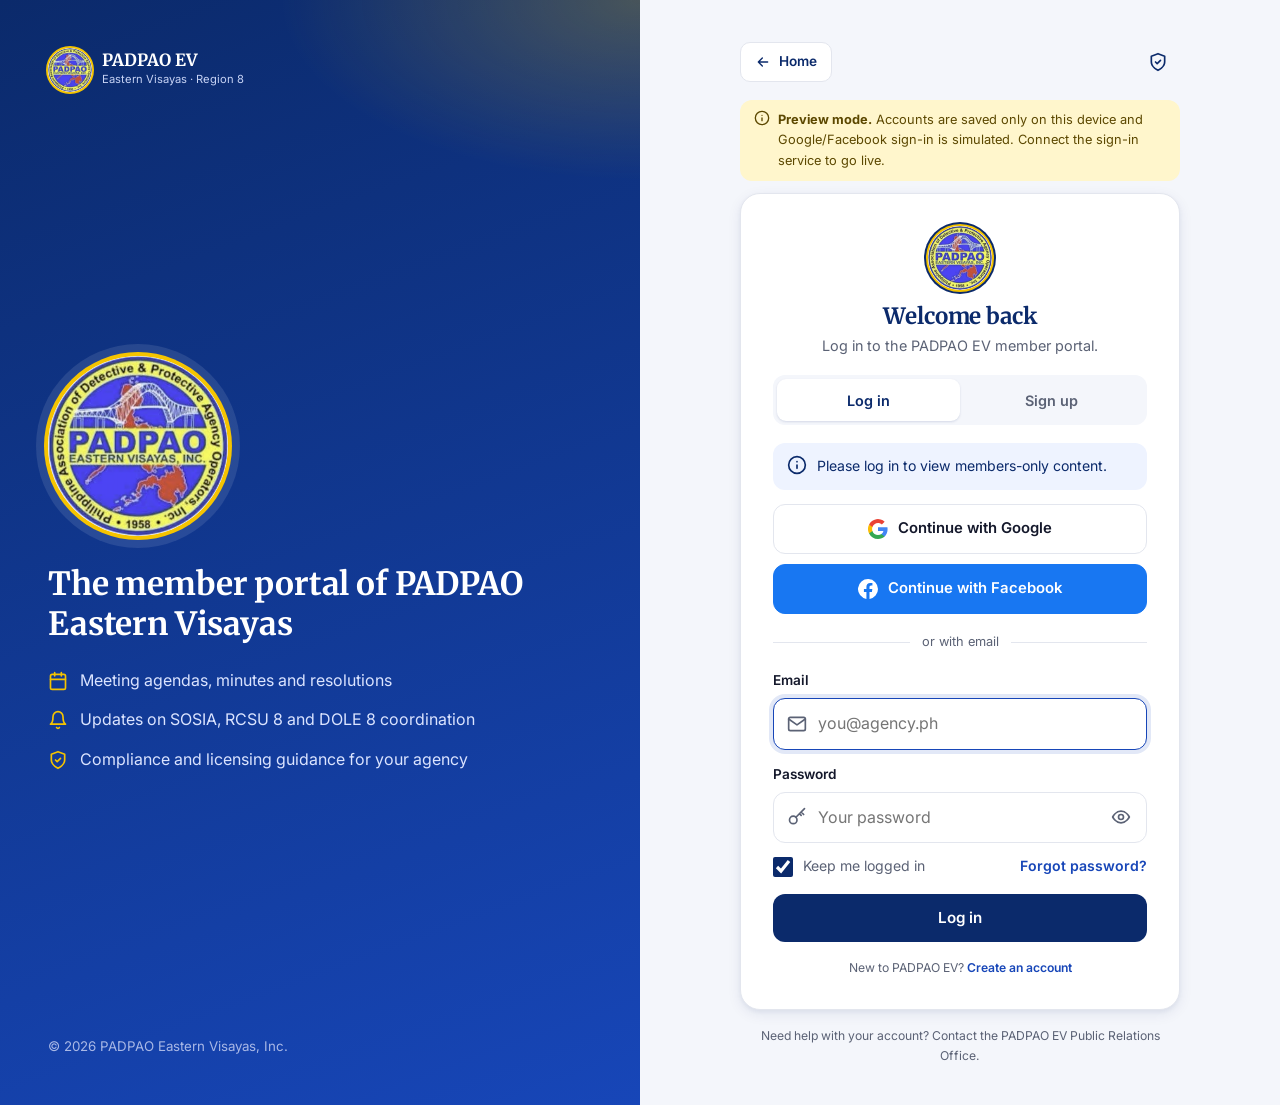
<file: members.html>
<!doctype html>
<html lang="en" class="no-js">
<head>
<meta charset="utf-8">
<meta name="viewport" content="width=device-width, initial-scale=1, viewport-fit=cover">
<title>Member dashboard · PADPAO Eastern Visayas</title>
<meta name="robots" content="noindex, nofollow">
<meta name="theme-color" content="#0b2a6b">
<link rel="manifest" href="manifest.webmanifest">
<link rel="icon" type="image/png" sizes="48x48" href="assets/icons/favicon-48.png">
<link rel="apple-touch-icon" href="assets/icons/apple-touch-icon.png">
<link rel="preconnect" href="https://fonts.googleapis.com">
<link rel="preconnect" href="https://fonts.gstatic.com" crossorigin>
<link href="https://fonts.googleapis.com/css2?family=Merriweather:wght@700;900&family=Inter:wght@400;500;600;700&display=swap" rel="stylesheet">
<link rel="stylesheet" href="assets/css/app.css">
</head>
<body data-page="members">
<a class="skip" href="#main">Skip to content</a>
<div class="strip"></div>

<header class="site-header">
  <div class="nav">
    <a href="index.html" class="brand" aria-label="PADPAO Eastern Visayas home">
      <span class="seal"><img src="assets/icons/logo-circle-256.png" alt="" width="44" height="44"></span>
      <span><b>PADPAO EV</b><small>Member portal</small></span>
    </a>
    <nav class="nav-links" aria-label="Main">
      <a href="index.html">Public site</a>
      <a href="#meetings" data-tab-link="meetings">Meetings</a>
      <a href="#actions" data-tab-link="actions">Action items</a>
      <a href="#profile" data-tab-link="profile">Profile</a>
    </nav>
    <div class="nav-actions">
      <a class="user-chip" href="#profile" data-tab-link="profile" data-tip="Your profile"><span class="av" data-user-initials></span><span data-user-name></span></a>
      <button class="btn btn-outline btn-sm nav-cta authed-only" data-logout><svg class="i i-sm"><use href="#i-logout"/></svg>Log out</button>
      <button class="icon-btn menu-btn" data-drawer-open aria-label="Open menu" aria-expanded="false" aria-controls="drawer"><svg class="i i-lg" aria-hidden="true"><use href="#i-menu"/></svg></button>
    </div>
  </div>
</header>

<div class="scrim" aria-hidden="true"></div>
<aside class="drawer" id="drawer" aria-label="Menu" aria-hidden="true">
  <div class="drawer-head">
    <a href="index.html" class="brand"><span class="seal"><img src="assets/icons/logo-circle-256.png" alt="" width="36" height="36"></span><span><b>PADPAO EV</b><small>Member portal</small></span></a>
    <button class="icon-btn" data-drawer-close aria-label="Close menu"><svg class="i"><use href="#i-x"/></svg></button>
  </div>
  <nav aria-label="Menu">
    <a href="#meetings" data-tab-link="meetings"><svg class="i"><use href="#i-calendar"/></svg>Meetings &amp; minutes</a>
    <a href="#actions" data-tab-link="actions"><svg class="i"><use href="#i-check"/></svg>Action items</a>
    <a href="#profile" data-tab-link="profile"><svg class="i"><use href="#i-user"/></svg>My profile</a>
    <a href="index.html"><svg class="i"><use href="#i-home"/></svg>Public site</a>
  </nav>
  <div class="drawer-foot">
    <button class="btn btn-outline btn-block" data-install><svg class="i"><use href="#i-phoneapp"/></svg>Install app</button>
    <button class="btn btn-navy btn-block" data-logout><svg class="i"><use href="#i-logout"/></svg>Log out</button>
  </div>
</aside>

<main id="main">
  <!-- Shown until access is verified. No member content is in this file. -->
  <div class="gate" id="gate">
    <div>
      <div class="seal" style="width:72px;margin:0 auto 16px"><img src="assets/icons/logo-circle-256.png" alt=""></div>
      <div class="spinner" style="margin:0 auto 12px;color:var(--navy)"></div>
      <p class="muted">Checking your membership…</p>
    </div>
  </div>
  <div id="app" hidden></div>
</main>

<nav class="bottom-nav" aria-label="Quick navigation">
  <a href="index.html"><svg class="i"><use href="#i-home"/></svg>Home</a>
  <a href="#meetings" data-tab-link="meetings" class="active"><svg class="i"><use href="#i-calendar"/></svg>Meetings</a>
  <a href="#actions" data-tab-link="actions"><svg class="i"><use href="#i-check"/></svg>Actions</a>
  <a href="#profile" data-tab-link="profile"><svg class="i"><use href="#i-user"/></svg>Profile</a>
</nav>

<script src="assets/js/config.js"></script>
<script src="assets/js/auth.js"></script>
<script src="assets/js/ui.js"></script>
<script src="assets/js/members.js"></script>
</body>
</html>
</file>
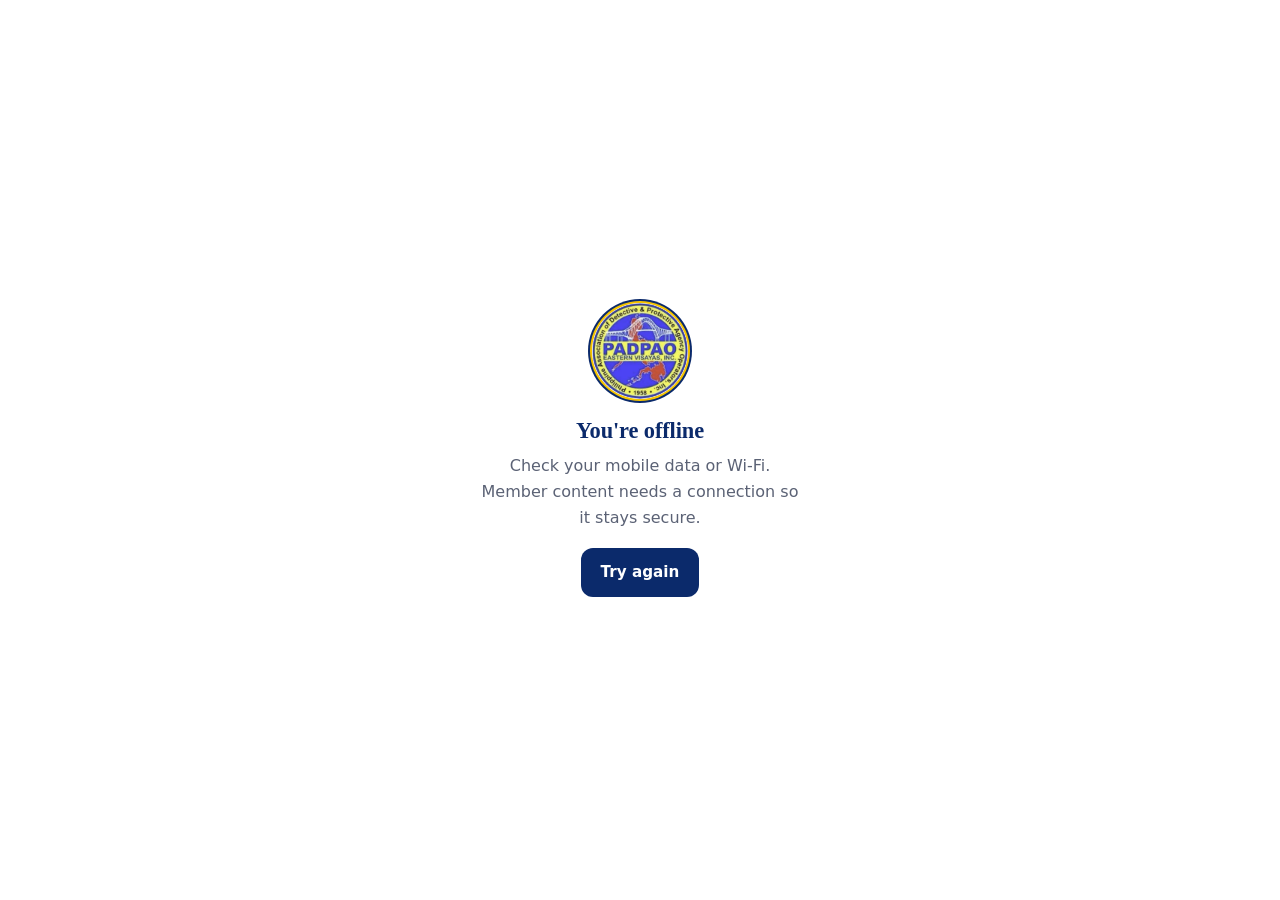
<file: offline.html>
<!doctype html>
<html lang="en">
<head>
<meta charset="utf-8">
<meta name="viewport" content="width=device-width, initial-scale=1, viewport-fit=cover">
<title>Offline · PADPAO EV</title>
<meta name="theme-color" content="#0b2a6b">
<link rel="stylesheet" href="assets/css/app.css">
</head>
<body style="padding:0">
<main class="gate" style="min-height:100dvh">
  <div>
    <div class="seal" style="width:96px;margin:0 auto 18px"><img src="assets/icons/logo-circle-256.png" alt="PADPAO Eastern Visayas seal"></div>
    <h1 style="color:var(--navy);font-size:1.4rem">You're offline</h1>
    <p class="muted" style="max-width:320px;margin:8px auto 18px">Check your mobile data or Wi-Fi. Member content needs a connection so it stays secure.</p>
    <button class="btn btn-navy" onclick="location.reload()">Try again</button>
  </div>
</main>
</body>
</html>
</file>
<file: assets/css/app.css>
/* PADPAO Eastern Visayas — shared styles (mobile-first) */
:root{
  --navy:#0b2a6b; --navy-2:#071d4d; --blue:#1746b8; --blue-50:#eef3ff;
  --gold:#f5c400; --gold-2:#ffd84a; --red:#d42a1f; --green:#18794e; --green-50:#e9f7ef;
  --ink:#14182b; --muted:#5b6275; --line:#e3e6ee; --bg:#ffffff; --soft:#f4f6fb;
  --radius:14px; --radius-lg:20px;
  --shadow-sm:0 1px 2px rgba(11,42,107,.06),0 1px 3px rgba(11,42,107,.08);
  --shadow:0 4px 14px rgba(11,42,107,.08),0 2px 4px rgba(11,42,107,.05);
  --shadow-lg:0 18px 40px rgba(11,42,107,.18);
  --ease:cubic-bezier(.2,.7,.2,1);
  --header-h:60px; --bottom-h:64px;
  --safe-b:env(safe-area-inset-bottom,0px);
}
*{box-sizing:border-box;margin:0;padding:0}
html{scroll-behavior:smooth;-webkit-text-size-adjust:100%;scroll-padding-top:calc(var(--header-h) + 12px)}
body{font-family:Inter,system-ui,-apple-system,"Segoe UI",sans-serif;color:var(--ink);background:var(--bg);line-height:1.6;
  padding-bottom:calc(var(--bottom-h) + var(--safe-b));-webkit-tap-highlight-color:transparent}
img{max-width:100%;display:block}
a{color:inherit}
button{font:inherit;color:inherit;background:none;border:0;cursor:pointer}
:focus-visible{outline:3px solid var(--gold);outline-offset:2px;border-radius:6px}
[hidden]{display:none !important}
.sr-only{position:absolute;width:1px;height:1px;overflow:hidden;clip:rect(0 0 0 0);white-space:nowrap}
.skip{position:absolute;left:12px;top:-60px;z-index:100;background:var(--gold);color:var(--navy);padding:10px 14px;border-radius:8px;font-weight:700;text-decoration:none}
.skip:focus{top:10px}

h1,h2,h3{font-family:Merriweather,Georgia,serif;line-height:1.25;letter-spacing:-.005em}
h2{font-size:clamp(1.45rem,5.4vw,2.2rem);color:var(--navy)}
h3{font-size:1.05rem}
.wrap{width:100%;max-width:1120px;margin:0 auto;padding:0 16px}
section{padding:52px 0}
.eyebrow{display:inline-flex;align-items:center;gap:8px;font-size:.74rem;font-weight:700;letter-spacing:.14em;text-transform:uppercase;color:var(--red)}
.eyebrow::before{content:"";width:18px;height:2px;background:currentColor;border-radius:2px}
.lead{color:var(--muted);max-width:680px;margin-top:10px}
.soft{background:var(--soft)}
.muted{color:var(--muted)}

/* icons */
.i{width:20px;height:20px;flex:none;stroke:currentColor;fill:none;stroke-width:2;stroke-linecap:round;stroke-linejoin:round;vertical-align:middle}
.i-sm{width:16px;height:16px}.i-lg{width:24px;height:24px}
.i-fill{fill:currentColor;stroke:none}

/* seal (circular logo) */
.seal{display:block;border-radius:50%;flex:none;overflow:hidden;background:#fff;box-shadow:0 0 0 2px var(--gold),0 0 0 4px var(--navy);aspect-ratio:1}
.seal img{width:100%;height:100%;object-fit:cover;border-radius:50%}

/* header */
.strip{height:4px;background:linear-gradient(90deg,var(--navy) 0 60%,var(--gold) 60% 85%,var(--red) 85%)}
.site-header{position:sticky;top:0;z-index:40;background:rgba(255,255,255,.92);backdrop-filter:saturate(1.4) blur(10px);-webkit-backdrop-filter:saturate(1.4) blur(10px);
  border-bottom:1px solid transparent;transition:border-color .2s,box-shadow .2s}
.site-header.scrolled{border-bottom-color:var(--line);box-shadow:var(--shadow-sm)}
.nav{display:flex;align-items:center;justify-content:space-between;gap:12px;height:var(--header-h);max-width:1120px;margin:0 auto;padding:0 12px 0 16px}
.brand{display:flex;align-items:center;gap:10px;text-decoration:none;min-width:0}
.brand .seal{width:40px;height:40px}
.brand b{display:block;font-family:Merriweather,serif;color:var(--navy);font-size:.98rem;line-height:1.15;white-space:nowrap}
.brand small{display:block;color:var(--muted);font-size:.7rem;white-space:nowrap}
.nav-links{display:none}
.nav-actions{display:flex;align-items:center;gap:6px}
.icon-btn{width:44px;height:44px;border-radius:12px;display:grid;place-items:center;color:var(--navy);transition:background .15s}
.icon-btn:hover{background:var(--soft)}
.nav-actions .nav-cta{display:none}

/* user chip */
.user-chip{display:none;align-items:center;gap:8px;padding:4px 10px 4px 4px;border-radius:999px;border:1px solid var(--line);background:#fff;font-size:.85rem;font-weight:600;color:var(--navy);text-decoration:none}
.user-chip .av{width:30px;height:30px;border-radius:50%;display:grid;place-items:center;background:linear-gradient(135deg,var(--navy),var(--blue));color:var(--gold);font-size:.75rem;font-weight:700}
body.authed .user-chip{display:inline-flex}
body.authed .guest-only{display:none !important}
body:not(.authed) .authed-only{display:none !important}

/* drawer */
.scrim{position:fixed;inset:0;background:rgba(7,29,77,.45);opacity:0;visibility:hidden;transition:opacity .25s,visibility .25s;z-index:60}
.drawer{position:fixed;top:0;right:0;bottom:0;width:min(86vw,340px);background:#fff;z-index:61;transform:translateX(100%);visibility:hidden;transition:transform .3s var(--ease),visibility .3s;
  display:flex;flex-direction:column;box-shadow:var(--shadow-lg);padding-bottom:var(--safe-b)}
.drawer-open .scrim{opacity:1;visibility:visible}
.drawer-open .drawer{transform:none;visibility:visible}
.drawer-head{display:flex;align-items:center;justify-content:space-between;padding:14px 12px 14px 18px;border-bottom:1px solid var(--line)}
.drawer-head .brand .seal{width:36px;height:36px}
.drawer nav{padding:10px;overflow:auto;flex:1}
.drawer nav a{display:flex;align-items:center;gap:14px;padding:13px 12px;border-radius:12px;text-decoration:none;font-weight:500;color:var(--ink)}
.drawer nav a:hover,.drawer nav a[aria-current="page"]{background:var(--blue-50);color:var(--navy)}
.drawer nav a .i{color:var(--blue)}
.drawer nav .lock-tag{margin-left:auto;font-size:.68rem;font-weight:700;color:var(--muted);background:var(--soft);padding:2px 8px;border-radius:999px;display:inline-flex;gap:4px;align-items:center}
body.authed .drawer nav .lock-tag{display:none}
.drawer-foot{padding:14px;border-top:1px solid var(--line);display:grid;gap:10px}
body.drawer-open{overflow:hidden}

/* bottom nav (mobile app feel) */
.bottom-nav{position:fixed;left:0;right:0;bottom:0;z-index:45;background:rgba(255,255,255,.96);backdrop-filter:blur(10px);-webkit-backdrop-filter:blur(10px);
  border-top:1px solid var(--line);display:grid;grid-template-columns:repeat(4,1fr);padding-bottom:var(--safe-b)}
.bottom-nav a{height:var(--bottom-h);display:flex;flex-direction:column;align-items:center;justify-content:center;gap:3px;font-size:.68rem;font-weight:600;color:var(--muted);text-decoration:none;position:relative}
.bottom-nav a.active{color:var(--navy)}
.bottom-nav a.active::before{content:"";position:absolute;top:0;width:28px;height:3px;border-radius:0 0 3px 3px;background:var(--gold)}
.bottom-nav .badge-lock{position:absolute;top:9px;left:calc(50% + 6px);width:16px;height:16px;border-radius:50%;background:var(--navy);color:var(--gold);display:grid;place-items:center}
.bottom-nav .badge-lock .i{width:10px;height:10px;stroke-width:3}
body.authed .bottom-nav .badge-lock{display:none}

/* buttons */
.btn{display:inline-flex;align-items:center;justify-content:center;gap:8px;min-height:48px;padding:12px 20px;border-radius:12px;font-weight:600;text-decoration:none;font-size:.95rem;
  transition:transform .15s var(--ease),box-shadow .2s,background .2s,color .2s;position:relative;overflow:hidden;white-space:nowrap}
.btn:active{transform:scale(.98)}
.btn-gold{background:var(--gold);color:var(--navy);box-shadow:0 6px 16px rgba(245,196,0,.35)}
.btn-gold:hover{background:var(--gold-2)}
.btn-navy{background:var(--navy);color:#fff}
.btn-navy:hover{background:var(--blue)}
.btn-ghost{border:1.5px solid rgba(255,255,255,.55);color:#fff}
.btn-ghost:hover{background:rgba(255,255,255,.1)}
.btn-outline{border:1.5px solid var(--line);color:var(--navy);background:#fff}
.btn-outline:hover{border-color:var(--navy)}
.btn-block{width:100%}
.btn-sm{min-height:38px;padding:8px 14px;font-size:.85rem;border-radius:10px}
.btn[disabled],.btn.loading{opacity:.7;pointer-events:none}
.btn .spinner{display:none}
.btn.loading .spinner{display:inline-block}
.spinner{width:18px;height:18px;border:2.5px solid currentColor;border-right-color:transparent;border-radius:50%;animation:spin .7s linear infinite}
@keyframes spin{to{transform:rotate(360deg)}}
.link{color:var(--blue);font-weight:600;text-decoration:none}
.link:hover{text-decoration:underline}

/* hero */
.hero{color:#fff;position:relative;overflow:hidden;padding:44px 0 56px;
  background:radial-gradient(700px 320px at 100% -10%,rgba(245,196,0,.28),transparent 60%),radial-gradient(500px 300px at -10% 110%,rgba(212,42,31,.25),transparent 60%),linear-gradient(160deg,var(--navy) 0%,var(--blue) 100%)}
.hero::after{content:"";position:absolute;inset:auto 0 0 0;height:6px;background:var(--gold)}
.hero-grid{display:grid;gap:28px;align-items:center}
.hero .eyebrow{color:var(--gold)}
.hero h1{font-size:clamp(1.75rem,7.4vw,3.3rem);margin:12px 0 14px}
.hero p{color:#dbe4ff;font-size:1rem;max-width:620px}
.hero .cta{display:grid;gap:10px;margin-top:24px}
.hero-seal{width:min(56vw,230px);margin:0 auto;position:relative}
.hero-seal .seal{width:100%;box-shadow:0 0 0 4px var(--gold),0 0 0 10px rgba(255,255,255,.12),0 24px 60px rgba(0,0,0,.35);animation:float 6s ease-in-out infinite}
.hero-seal::before{content:"";position:absolute;inset:-18px;border-radius:50%;border:1.5px dashed rgba(245,196,0,.45);animation:spin 40s linear infinite}
@keyframes float{50%{transform:translateY(-8px)}}
.stats{display:grid;grid-template-columns:1fr 1fr;gap:10px;margin-top:28px}
.stat{background:rgba(255,255,255,.08);border:1px solid rgba(255,255,255,.14);border-radius:12px;padding:12px 14px}
.stat b{display:block;font-family:Merriweather,serif;font-size:1.25rem;color:var(--gold)}
.stat span{font-size:.78rem;color:#c7d3f5}
.stat:last-child{grid-column:1/-1}

/* cards */
.grid{display:grid;gap:14px;margin-top:24px}
.card{background:#fff;border:1px solid var(--line);border-radius:var(--radius);padding:20px;box-shadow:var(--shadow-sm);transition:transform .25s var(--ease),box-shadow .25s,border-color .25s;position:relative}
.card.hover:hover{transform:translateY(-3px);box-shadow:var(--shadow);border-color:#cfd6e6}
.card h3{font-family:Inter,sans-serif;font-size:1.02rem;color:var(--navy)}
.card p{font-size:.93rem;color:var(--muted)}
.card-icon{width:44px;height:44px;border-radius:12px;display:grid;place-items:center;background:var(--blue-50);color:var(--blue);margin-bottom:12px;flex:none}
.card-icon.gold{background:#fff6cc;color:#8a6d00}.card-icon.red{background:#fde9e7;color:var(--red)}.card-icon.navy{background:var(--navy);color:var(--gold)}
.card-row{display:flex;gap:14px;align-items:flex-start}
.card-row .card-icon{margin:0}
.tag{display:inline-flex;align-items:center;gap:6px;font-size:.72rem;font-weight:700;padding:4px 10px;border-radius:999px;background:var(--soft);color:var(--navy)}
.tag.gold{background:#fff6cc;color:#7a6000}.tag.green{background:var(--green-50);color:var(--green)}.tag.red{background:#fde9e7;color:#a81f16}

/* collapsible (details) */
.collapse{border:1px solid var(--line);border-radius:var(--radius);background:#fff;overflow:hidden;transition:box-shadow .2s}
.collapse + .collapse{margin-top:10px}
.collapse[open]{box-shadow:var(--shadow)}
.collapse > summary{list-style:none;display:flex;align-items:center;gap:12px;padding:16px;cursor:pointer;min-height:56px;font-weight:600;color:var(--navy)}
.collapse > summary::-webkit-details-marker{display:none}
.collapse > summary .chev{margin-left:auto;transition:transform .3s var(--ease);color:var(--muted)}
.collapse[open] > summary .chev{transform:rotate(180deg)}
.collapse-body{padding:0 16px 16px;color:var(--muted);font-size:.93rem}
.collapse-body ul{padding-left:18px;display:grid;gap:4px;margin-top:6px}
.collapse.animating{overflow:hidden}

/* tooltips */
[data-tip]{position:relative}
.tip-bubble{position:fixed;z-index:90;max-width:240px;padding:8px 11px;border-radius:9px;background:var(--navy-2);color:#fff;font-size:.78rem;line-height:1.4;font-weight:500;
  box-shadow:var(--shadow-lg);pointer-events:none;opacity:0;transform:translateY(4px);transition:opacity .15s,transform .15s}
.tip-bubble.show{opacity:1;transform:none}
.tip-bubble::after{content:"";position:absolute;left:var(--ax,50%);width:10px;height:10px;background:inherit;transform:translateX(-50%) rotate(45deg);bottom:-5px}
.tip-bubble.below::after{bottom:auto;top:-5px}
.info-dot{display:inline-grid;place-items:center;width:22px;height:22px;border-radius:50%;color:var(--muted);vertical-align:middle}
.info-dot:hover,.info-dot:focus-visible{color:var(--blue);background:var(--blue-50)}

/* members teaser / locks */
.locked{position:relative;overflow:hidden}
.locked .blurred{filter:blur(5px);opacity:.55;user-select:none;pointer-events:none}
.lock-overlay{position:absolute;inset:0;display:grid;place-items:center;text-align:center;padding:20px;background:linear-gradient(180deg,rgba(255,255,255,.2),rgba(255,255,255,.92) 55%)}
.lock-overlay .lock-badge{width:56px;height:56px;border-radius:50%;margin:0 auto 10px;display:grid;place-items:center;background:var(--navy);color:var(--gold);box-shadow:0 0 0 6px rgba(11,42,107,.1)}
.lock-overlay h3{color:var(--navy);font-family:Merriweather,serif;font-size:1.1rem}
.lock-overlay p{color:var(--muted);font-size:.9rem;max-width:340px;margin:6px auto 14px}

/* steps */
.steps{display:grid;gap:12px;margin-top:24px;counter-reset:s}
.step{display:flex;gap:14px;align-items:flex-start;padding:16px;background:#fff;border:1px solid var(--line);border-radius:var(--radius)}
.step::before{counter-increment:s;content:counter(s);flex:none;width:32px;height:32px;border-radius:50%;background:var(--red);color:#fff;display:grid;place-items:center;font-weight:700;font-size:.85rem}
.step h3{font-family:Inter,sans-serif;font-size:.98rem;color:var(--navy)}
.step p{font-size:.9rem;color:var(--muted)}

/* people */
.people{display:grid;grid-template-columns:1fr 1fr;gap:12px;margin-top:24px}
.person{text-align:center;padding:20px 12px;border:1px solid var(--line);border-radius:var(--radius);background:#fff}
.avatar{width:60px;height:60px;border-radius:50%;margin:0 auto 10px;display:grid;place-items:center;background:linear-gradient(135deg,var(--navy),var(--blue));color:var(--gold);font:700 1.1rem Merriweather,serif}
.avatar.empty{background:var(--soft);color:var(--muted)}
.person b{display:block;color:var(--navy);font-size:.92rem}
.person span{font-size:.8rem;color:var(--muted)}

/* contact */
.contact{background:var(--navy);color:#fff;border-radius:var(--radius-lg);padding:24px;display:grid;gap:22px;position:relative;overflow:hidden}
.contact::after{content:"";position:absolute;right:-60px;top:-60px;width:200px;height:200px;border-radius:50%;background:radial-gradient(circle,rgba(245,196,0,.25),transparent 70%)}
.contact h2{color:#fff}
.contact p{color:#c7d3f5}
.contact-list{display:grid;gap:10px}
.contact-list a,.contact-list div{display:flex;align-items:center;gap:12px;padding:12px;border-radius:12px;background:rgba(255,255,255,.07);text-decoration:none;color:#fff;font-size:.92rem}
.contact-list .i{color:var(--gold)}
.contact-list small{display:block;font-size:.7rem;text-transform:uppercase;letter-spacing:.1em;color:#a9b8e6}

footer.site-footer{padding:28px 0 20px;border-top:1px solid var(--line);font-size:.82rem;color:var(--muted)}
footer.site-footer .wrap{display:grid;gap:8px}

/* chips & meta */
.chips{display:flex;flex-wrap:wrap;gap:8px}
.chip{display:inline-flex;align-items:center;gap:6px;background:var(--navy);color:#fff;padding:7px 12px;border-radius:999px;font-size:.8rem;font-weight:500}
.chip.light{background:var(--soft);color:var(--navy)}
.chip.y{background:var(--gold);color:var(--navy)}

/* toast */
.toasts{position:fixed;left:50%;transform:translateX(-50%);bottom:calc(var(--bottom-h) + var(--safe-b) + 12px);z-index:95;display:grid;gap:8px;width:min(92vw,420px)}
.toast{display:flex;gap:10px;align-items:flex-start;padding:12px 14px;border-radius:12px;background:var(--navy-2);color:#fff;font-size:.88rem;box-shadow:var(--shadow-lg);animation:toastIn .3s var(--ease)}
.toast.ok .i{color:#6ee7a8}.toast.err .i{color:#ff9b93}.toast.info .i{color:var(--gold)}
.toast.out{animation:toastOut .25s forwards}
@keyframes toastIn{from{opacity:0;transform:translateY(12px)}}
@keyframes toastOut{to{opacity:0;transform:translateY(8px)}}

/* install banner */
.install{display:none;align-items:center;gap:12px;padding:12px 14px;border-radius:14px;background:#fff;border:1px solid var(--line);box-shadow:var(--shadow);margin-top:16px}
.install.show{display:flex}
.install .seal{width:40px;height:40px}
.install p{font-size:.85rem;color:var(--muted);flex:1}
.install b{color:var(--navy);display:block;font-size:.9rem}

/* reveal animations */
.reveal{opacity:0;transform:translateY(16px);transition:opacity .6s var(--ease),transform .6s var(--ease)}
.reveal.in{opacity:1;transform:none}
.reveal[data-delay="1"]{transition-delay:.08s}.reveal[data-delay="2"]{transition-delay:.16s}.reveal[data-delay="3"]{transition-delay:.24s}
.no-js .reveal{opacity:1;transform:none}

/* skeleton */
.skel{background:linear-gradient(90deg,#eef1f7 25%,#f7f9fc 37%,#eef1f7 63%);background-size:400% 100%;animation:shimmer 1.4s ease infinite;border-radius:8px}
@keyframes shimmer{0%{background-position:100% 50%}100%{background-position:0 50%}}

/* forms */
.field{display:grid;gap:6px;margin-bottom:14px}
.field label{font-size:.85rem;font-weight:600;color:var(--ink);display:flex;align-items:center;gap:4px}
.field .opt{font-weight:400;color:var(--muted)}
.input-wrap{position:relative}
.input-wrap > .i{position:absolute;left:14px;top:50%;transform:translateY(-50%);color:var(--muted);pointer-events:none}
.input{width:100%;min-height:50px;border:1.5px solid var(--line);border-radius:12px;padding:12px 14px 12px 44px;font:inherit;font-size:16px;color:var(--ink);background:#fff;transition:border-color .15s,box-shadow .15s}
select.input{appearance:none;background-image:url("data:image/svg+xml,%3Csvg xmlns='http://www.w3.org/2000/svg' width='20' height='20' viewBox='0 0 24 24' fill='none' stroke='%235b6275' stroke-width='2'%3E%3Cpath d='m6 9 6 6 6-6'/%3E%3C/svg%3E");background-repeat:no-repeat;background-position:right 12px center}
.input:focus{outline:none;border-color:var(--blue);box-shadow:0 0 0 4px rgba(23,70,184,.12)}
.input[aria-invalid="true"]{border-color:var(--red);box-shadow:0 0 0 4px rgba(212,42,31,.08)}
.input-wrap .toggle-pw{position:absolute;right:4px;top:50%;transform:translateY(-50%);width:44px;height:44px;border-radius:10px;display:grid;place-items:center;color:var(--muted)}
.input-wrap .toggle-pw:hover{color:var(--navy)}
.input.has-toggle{padding-right:50px}
.hint{font-size:.78rem;color:var(--muted)}
.error-msg{font-size:.8rem;color:#b3261e;display:none;align-items:center;gap:6px}
.field.invalid .error-msg{display:flex}
.check{display:flex;gap:10px;align-items:flex-start;font-size:.88rem;color:var(--muted);cursor:pointer}
.field label.check{font-weight:400;font-size:.85rem;color:var(--muted);align-items:flex-start}
.check input{width:20px;height:20px;margin-top:2px;accent-color:var(--navy);flex:none}
.meter{height:6px;border-radius:6px;background:var(--line);overflow:hidden;margin-top:2px}
.meter i{display:block;height:100%;width:0;border-radius:6px;transition:width .3s,background .3s}
.rules{display:grid;grid-template-columns:1fr 1fr;gap:4px 10px;margin-top:4px}
.rules li{list-style:none;font-size:.76rem;color:var(--muted);display:flex;gap:6px;align-items:center}
.rules li::before{content:"";width:8px;height:8px;border-radius:50%;border:1.5px solid #b9c0d0;flex:none}
.rules li.ok{color:var(--green)}
.rules li.ok::before{background:var(--green);border-color:var(--green)}
.divider{display:flex;align-items:center;gap:12px;color:var(--muted);font-size:.8rem;margin:18px 0}
.divider::before,.divider::after{content:"";height:1px;background:var(--line);flex:1}
.btn-social{min-height:50px;border:1.5px solid var(--line);background:#fff;color:var(--ink);border-radius:12px;font-weight:600;display:flex;align-items:center;justify-content:center;gap:10px;width:100%;font-size:.93rem;transition:background .15s,border-color .15s}
.btn-social:hover{background:var(--soft);border-color:#cfd6e6}
.btn-social.fb{background:#1877f2;border-color:#1877f2;color:#fff}
.btn-social.fb:hover{background:#166fe0}
.socials{display:grid;gap:10px}
.alert{display:none;gap:10px;align-items:flex-start;padding:12px 14px;border-radius:12px;font-size:.88rem;margin-bottom:14px}
.alert.show{display:flex}
.alert.err{background:#fdecea;color:#8c1d14}.alert.ok{background:var(--green-50);color:#0f5132}.alert.info{background:var(--blue-50);color:var(--navy)}

/* auth layout */
.auth-page{min-height:100dvh;display:grid;background:var(--soft);padding-bottom:0}
.auth-side{display:none}
.auth-main{display:flex;flex-direction:column;align-items:center;padding:20px 16px 40px}
.auth-top{width:100%;max-width:440px;display:flex;align-items:center;justify-content:space-between;margin-bottom:16px}
.auth-card{width:100%;max-width:440px;background:#fff;border:1px solid var(--line);border-radius:var(--radius-lg);box-shadow:var(--shadow);padding:22px 20px}
.auth-card .seal{width:64px;height:64px;margin:0 auto 12px}
.auth-card h1{font-size:1.4rem;color:var(--navy);text-align:center}
.auth-card .sub{text-align:center;color:var(--muted);font-size:.9rem;margin:4px 0 18px}
.tabs{display:grid;grid-template-columns:1fr 1fr;background:var(--soft);border-radius:12px;padding:4px;margin-bottom:18px;position:relative}
.tabs button{min-height:42px;border-radius:9px;font-weight:600;font-size:.9rem;color:var(--muted);position:relative;z-index:1;transition:color .2s}
.tabs button[aria-selected="true"]{color:var(--navy)}
.tabs .pill{position:absolute;top:4px;bottom:4px;left:4px;width:calc(50% - 4px);background:#fff;border-radius:9px;box-shadow:var(--shadow-sm);transition:transform .3s var(--ease)}
.tabs[data-active="signup"] .pill{transform:translateX(100%)}
.view{display:none;animation:fadeUp .35s var(--ease)}
.view.active{display:block}
@keyframes fadeUp{from{opacity:0;transform:translateY(8px)}}
.stepper{display:flex;gap:6px;margin-bottom:16px}
.stepper span{flex:1;height:4px;border-radius:4px;background:var(--line);transition:background .3s}
.stepper span.on{background:var(--navy)}
.step-label{font-size:.78rem;color:var(--muted);margin-bottom:12px;font-weight:600}
.form-step{display:none}.form-step.active{display:block;animation:fadeUp .3s var(--ease)}
.row-2{display:grid;gap:0 12px}
.form-actions{display:flex;gap:10px;margin-top:6px}
.form-actions .btn{flex:1}
.between{display:flex;justify-content:space-between;align-items:center;gap:10px;margin:-2px 0 16px;font-size:.88rem}
.fineprint{font-size:.76rem;color:var(--muted);text-align:center;margin-top:16px}
.demo-banner{display:none;width:100%;max-width:440px;margin-bottom:12px;padding:10px 14px;border-radius:12px;background:#fff6cc;color:#5c4800;font-size:.8rem;gap:8px;align-items:flex-start}
.demo .demo-banner{display:flex}

/* members */
.mem-hero{background:linear-gradient(160deg,var(--navy),var(--blue));color:#fff;padding:24px 0 64px;position:relative}
.mem-hero h1{font-size:clamp(1.35rem,6vw,2rem);margin-top:6px}
.mem-hero p{color:#c7d3f5;font-size:.92rem}
.mem-body{margin-top:-44px;position:relative}
.status-card{display:flex;gap:14px;align-items:center}
.kpis{display:grid;grid-template-columns:repeat(3,1fr);gap:10px;margin-top:14px}
.kpi{background:#fff;border:1px solid var(--line);border-radius:12px;padding:12px;text-align:center}
.kpi b{display:block;font-family:Merriweather,serif;font-size:1.3rem;color:var(--navy)}
.kpi span{font-size:.72rem;color:var(--muted)}
.agenda-list{display:grid;gap:0;margin-top:8px;border:1px solid var(--line);border-radius:12px;overflow:hidden}
.agenda-item{display:grid;grid-template-columns:34px 1fr;gap:10px;padding:12px;border-top:1px solid var(--line);background:#fff}
.agenda-item:first-child{border-top:0}
.agenda-item.key{background:#fffbea}
.agenda-item .num{width:28px;height:28px;border-radius:50%;background:var(--soft);color:var(--blue);display:grid;place-items:center;font-weight:700;font-size:.78rem}
.agenda-item.key .num{background:var(--gold);color:var(--navy)}
.agenda-item h4{font-size:.92rem;color:var(--ink);font-weight:600}
.agenda-item .who{font-size:.76rem;color:var(--muted);display:flex;gap:4px;align-items:center;margin-top:2px}
.agenda-item ul{padding-left:16px;font-size:.84rem;color:var(--muted);margin-top:4px}
.seg{display:flex;gap:6px;overflow-x:auto;padding-bottom:4px;margin:16px 0 4px;scrollbar-width:none}
.seg::-webkit-scrollbar{display:none}
.seg button{flex:none;min-height:38px;padding:6px 14px;border-radius:999px;border:1.5px solid var(--line);background:#fff;font-size:.84rem;font-weight:600;color:var(--muted)}
.seg button[aria-pressed="true"]{background:var(--navy);border-color:var(--navy);color:#fff}
.panel{display:none}.panel.active{display:block;animation:fadeUp .3s var(--ease)}
.empty{text-align:center;padding:28px 16px;color:var(--muted);font-size:.9rem}
.empty .i{width:36px;height:36px;color:#b9c0d0;margin:0 auto 8px;display:block}
.doc{display:flex;gap:12px;align-items:center;padding:14px;border:1px solid var(--line);border-radius:12px;background:#fff}
.doc + .doc{margin-top:8px}
.doc b{display:block;font-size:.9rem;color:var(--navy)}
.doc small{color:var(--muted);font-size:.78rem}
.gate{min-height:60vh;display:grid;place-items:center;text-align:center;padding:40px 16px}

/* ---------- tablet & up ---------- */
@media (min-width:640px){
  .wrap{padding:0 24px}
  section{padding:68px 0}
  .hero .cta{display:flex;flex-wrap:wrap}
  .stats{grid-template-columns:repeat(3,1fr)}
  .stat:last-child{grid-column:auto}
  .grid.two{grid-template-columns:1fr 1fr}
  .people{grid-template-columns:repeat(4,1fr)}
  .steps{grid-template-columns:1fr 1fr}
  .row-2{grid-template-columns:1fr 1fr}
  .auth-card{padding:32px}
  .kpis{gap:14px}
}
@media (min-width:900px){
  body{padding-bottom:0}
  .bottom-nav{display:none}
  .toasts{bottom:24px}
  .nav{padding:0 24px}
  .brand .seal{width:44px;height:44px}
  .brand b{font-size:1.05rem}
  .nav-links{display:flex;gap:4px;font-size:.9rem;font-weight:500}
  .nav-links a{display:inline-flex;align-items:center;gap:6px;text-decoration:none;color:var(--muted);padding:8px 12px;border-radius:10px;transition:color .15s,background .15s}
  .nav-links a:hover{color:var(--navy);background:var(--soft)}
  .nav-links a .i{width:14px;height:14px}
  body.authed .nav-links .i-lock{display:none}
  .nav-actions .nav-cta{display:inline-flex}
  .menu-btn{display:none}
  .hero{padding:80px 0 92px}
  .hero-grid{grid-template-columns:1.35fr .65fr}
  .hero-seal{width:280px}
  .hero p{font-size:1.08rem}
  .grid.four{grid-template-columns:repeat(4,1fr)}
  .grid.three{grid-template-columns:repeat(3,1fr)}
  .split{display:grid;grid-template-columns:1.05fr .95fr;gap:48px;align-items:start}
  .steps{grid-template-columns:repeat(4,1fr)}
  .step{flex-direction:column}
  .contact{grid-template-columns:1.2fr .8fr;padding:44px;align-items:center}
  footer.site-footer .wrap{display:flex;justify-content:space-between}
  .auth-page{grid-template-columns:1fr 1fr}
  .auth-side{display:flex;flex-direction:column;justify-content:space-between;padding:48px;color:#fff;position:relative;overflow:hidden;
    background:radial-gradient(600px 300px at 100% 0,rgba(245,196,0,.25),transparent 60%),linear-gradient(160deg,var(--navy),var(--blue))}
  .auth-side .seal{width:180px;box-shadow:0 0 0 4px var(--gold),0 0 0 12px rgba(255,255,255,.1)}
  .auth-side h2{color:#fff;font-size:2rem;margin-top:28px}
  .auth-side ul{list-style:none;display:grid;gap:14px;margin-top:24px;color:#dbe4ff}
  .auth-side li{display:flex;gap:12px;align-items:flex-start}
  .auth-side li .i{color:var(--gold);margin-top:3px}
  .auth-main{justify-content:center;padding:40px 24px}
  .mem-grid{display:grid;grid-template-columns:1fr 340px;gap:20px;align-items:start}
}
@media (prefers-reduced-motion:reduce){
  *,*::before,*::after{animation-duration:.01ms !important;animation-iteration-count:1 !important;transition-duration:.01ms !important;scroll-behavior:auto !important}
  .reveal{opacity:1;transform:none}
}
@media (display-mode:standalone){ .install{display:none !important} }
</file>
